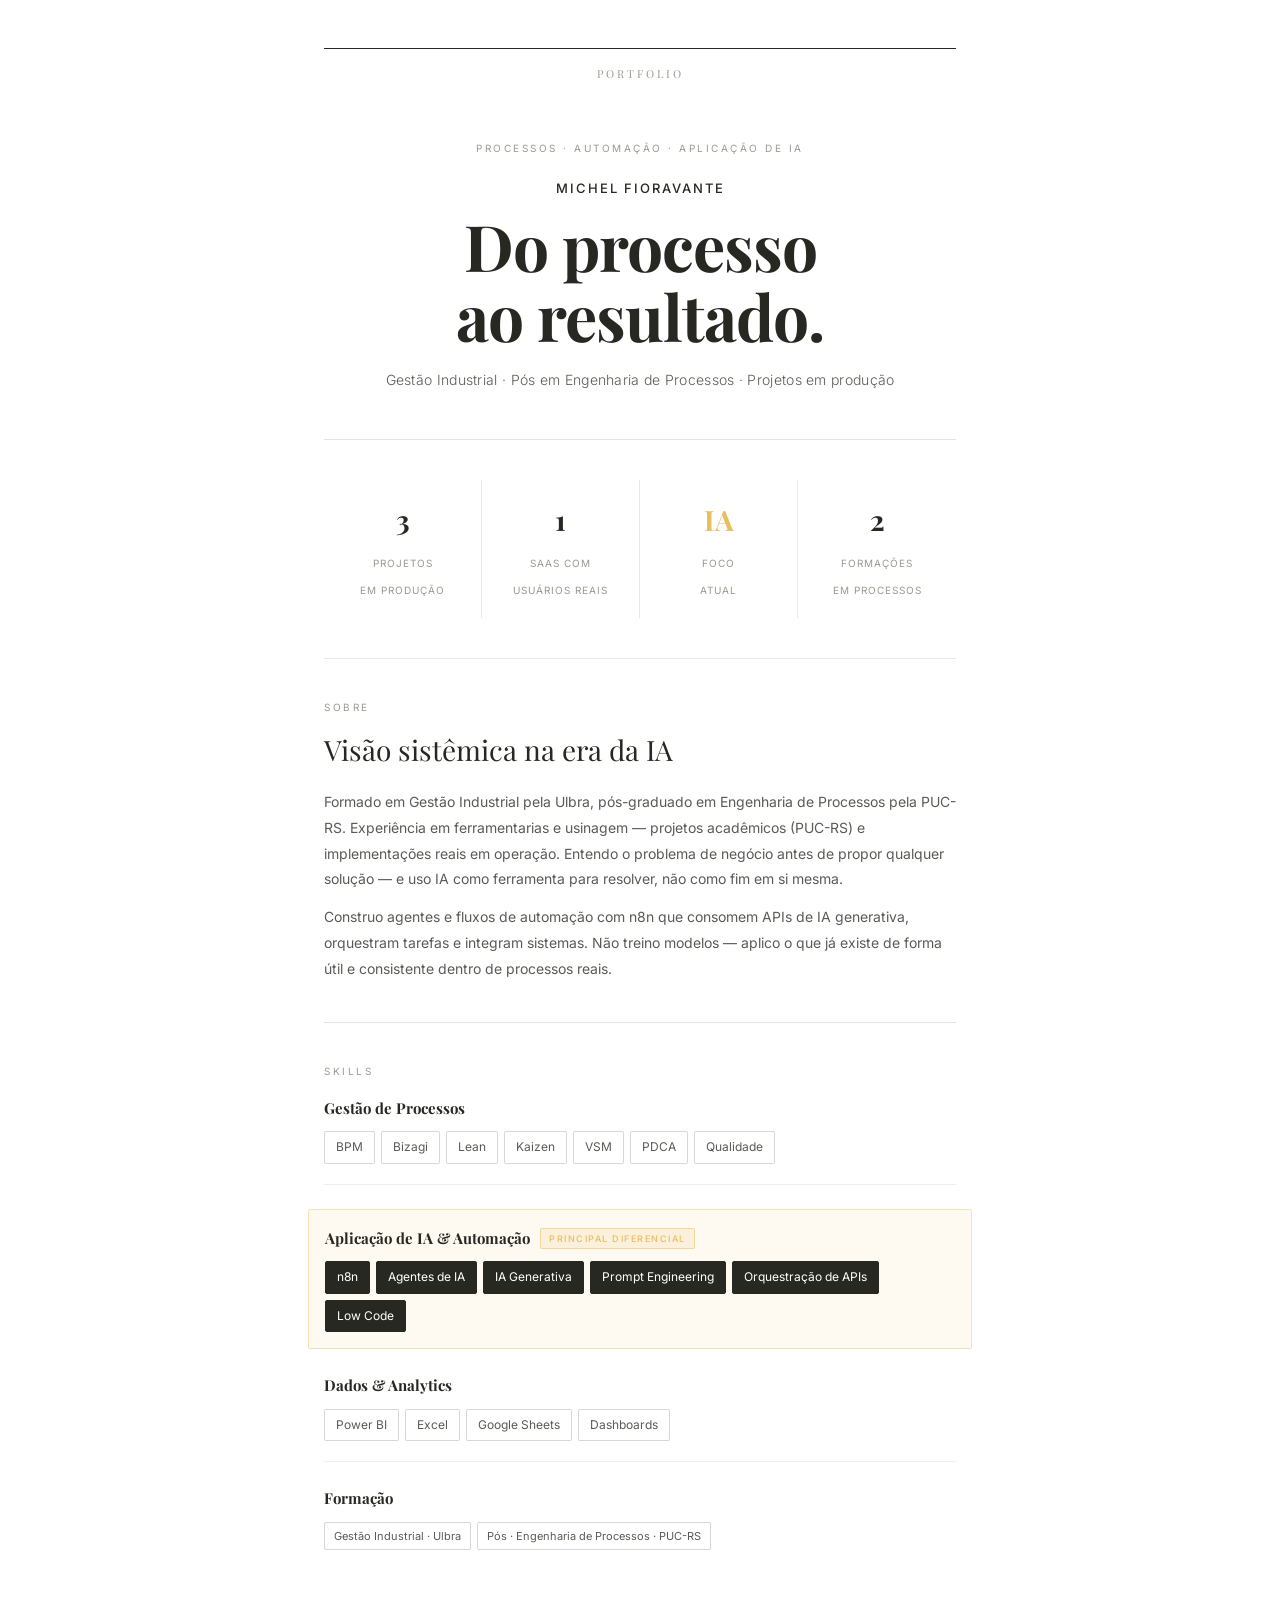
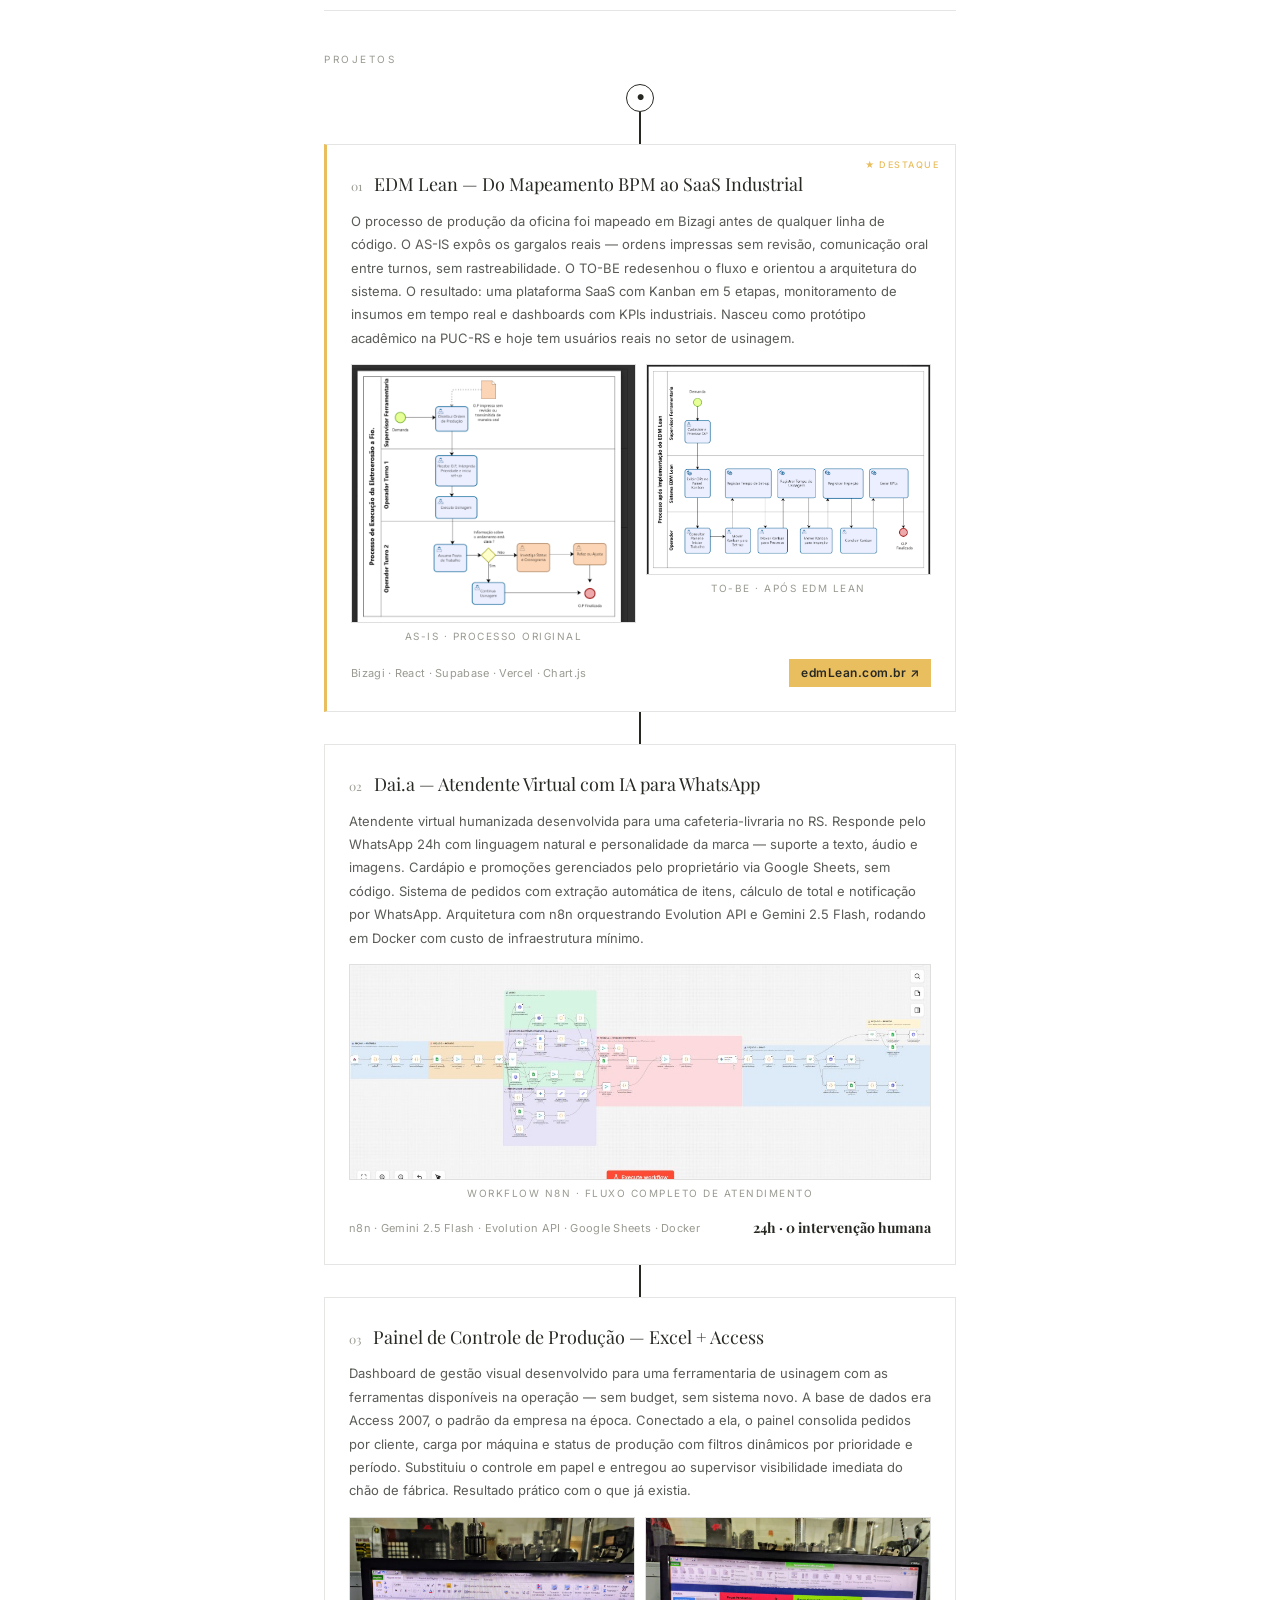
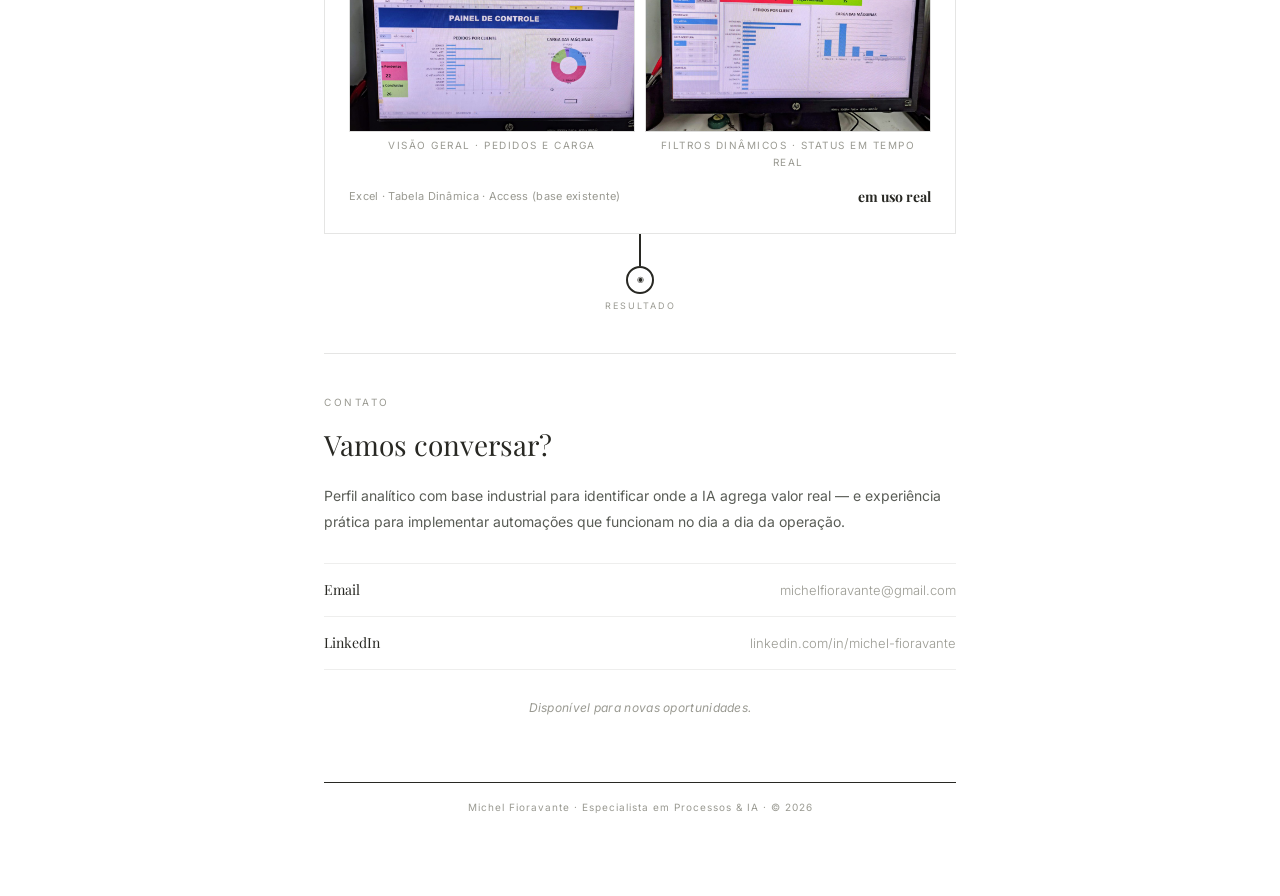
<file: Portifolio/index.html>
<!DOCTYPE html>
<html lang="pt-BR">
<head>
    <meta charset="UTF-8">
    <meta name="viewport" content="width=device-width, initial-scale=1.0">
    <title>Analista de IA & Processos</title>
    <meta name="description" content="Especialista em Processos, Automação & IA. Do processo ao resultado.">
    <link rel="preconnect" href="https://fonts.googleapis.com">
    <link rel="preconnect" href="https://fonts.gstatic.com" crossorigin>
    <link href="https://fonts.googleapis.com/css2?family=Playfair+Display:ital,wght@0,400;0,700;1,400&family=Inter:wght@300;400;500&display=swap" rel="stylesheet">
    <link rel="stylesheet" href="style.css">
</head>
<body>

    <div class="page">

        <!-- Header -->
        <header class="header">
            <div class="header-rule"></div>
            <p class="header-tag">Portfolio</p>
        </header>

        <!-- HERO -->
        <section class="hero">
            <p class="label">Processos · Automação · Aplicação de IA</p>
            <p class="hero-name">Michel Fioravante</p>
            <h1 class="hero-title">Do processo<br>ao resultado.</h1>
            <p class="hero-sub">Gestão Industrial · Pós em Engenharia de Processos · Projetos em produção</p>
        </section>

        <hr class="divider">

        <!-- KPIs -->
        <section class="kpis">
            <div class="kpi">
                <span class="kpi-number">3</span>
                <span class="kpi-label">projetos<br>em produção</span>
            </div>
            <div class="kpi">
                <span class="kpi-number">1</span>
                <span class="kpi-label">SaaS com<br>usuários reais</span>
            </div>
            <div class="kpi">
                <span class="kpi-number kpi-accent">IA</span>
                <span class="kpi-label">foco<br>atual</span>
            </div>
            <div class="kpi">
                <span class="kpi-number">2</span>
                <span class="kpi-label">formações<br>em processos</span>
            </div>
        </section>

        <hr class="divider">

        <!-- SOBRE -->
        <section class="sobre">
            <p class="section-label">Sobre</p>
            <h2 class="section-title">Visão sistêmica na era da IA</h2>
            <div class="sobre-content">
                <p>Formado em Gestão Industrial pela Ulbra, pós-graduado em Engenharia de Processos pela PUC-RS. Experiência em ferramentarias e usinagem — projetos acadêmicos (PUC-RS) e implementações reais em operação. Entendo o problema de negócio antes de propor qualquer solução — e uso IA como ferramenta para resolver, não como fim em si mesma.</p>
                <p>Construo agentes e fluxos de automação com n8n que consomem APIs de IA generativa, orquestram tarefas e integram sistemas. Não treino modelos — aplico o que já existe de forma útil e consistente dentro de processos reais.</p>
            </div>
        </section>

        <hr class="divider">

        <!-- SKILLS -->
        <section class="skills">
            <p class="section-label">Skills</p>

            <div class="skill-group">
                <h3 class="skill-heading">Gestão de Processos</h3>
                <div class="skill-chips">
                    <span class="chip">BPM</span><span class="chip">Bizagi</span><span class="chip">Lean</span><span class="chip">Kaizen</span><span class="chip">VSM</span><span class="chip">PDCA</span><span class="chip">Qualidade</span>
                </div>
            </div>

            <div class="skill-group skill-group--hi">
                <h3 class="skill-heading">Aplicação de IA & Automação <span class="skill-badge">principal diferencial</span></h3>
                <div class="skill-chips">
                    <span class="chip chip--hi">n8n</span><span class="chip chip--hi">Agentes de IA</span><span class="chip chip--hi">IA Generativa</span><span class="chip chip--hi">Prompt Engineering</span><span class="chip chip--hi">Orquestração de APIs</span><span class="chip chip--hi">Low Code</span>
                </div>
            </div>

            <div class="skill-group">
                <h3 class="skill-heading">Dados & Analytics</h3>
                <div class="skill-chips">
                    <span class="chip">Power BI</span><span class="chip">Excel</span><span class="chip">Google Sheets</span><span class="chip">Dashboards</span>
                </div>
            </div>

            <div class="skill-group">
                <h3 class="skill-heading">Formação</h3>
                <div class="skill-chips">
                    <span class="chip chip--sm">Gestão Industrial · Ulbra</span><span class="chip chip--sm">Pós · Engenharia de Processos · PUC-RS</span>
                </div>
            </div>
        </section>

        <hr class="divider">

        <!-- PROJETOS — BPMN style -->
        <section class="projetos">
            <p class="section-label">Projetos</p>

            <div class="bpmn-flow">

                <div class="bpmn-node bpmn-start">
                    <div class="bpmn-circle">●</div>
                </div>

                <div class="bpmn-line"></div>

                <div class="projeto projeto-highlight">
                    <span class="projeto-badge">★ destaque</span>
                    <div class="projeto-header">
                        <span class="projeto-num">01</span>
                        <h3 class="projeto-title">EDM Lean — Do Mapeamento BPM ao SaaS Industrial</h3>
                    </div>
                    <p class="projeto-desc">O processo de produção da oficina foi mapeado em Bizagi antes de qualquer linha de código. O AS-IS expôs os gargalos reais — ordens impressas sem revisão, comunicação oral entre turnos, sem rastreabilidade. O TO-BE redesenhou o fluxo e orientou a arquitetura do sistema. O resultado: uma plataforma SaaS com Kanban em 5 etapas, monitoramento de insumos em tempo real e dashboards com KPIs industriais. Nasceu como protótipo acadêmico na PUC-RS e hoje tem usuários reais no setor de usinagem.</p>

                    <div class="bpmn-gallery">
                        <figure class="bpmn-fig">
                            <img src="bpmn-as-is.png" alt="Diagrama AS-IS — processo original de eletroerosão a fio" />
                            <figcaption>AS-IS · processo original</figcaption>
                        </figure>
                        <figure class="bpmn-fig">
                            <img src="bpmn-to-be.png" alt="Diagrama TO-BE — processo após implementação do EDM Lean" />
                            <figcaption>TO-BE · após EDM Lean</figcaption>
                        </figure>
                    </div>

                    <div class="projeto-footer">
                        <span class="projeto-stack">Bizagi · React · Supabase · Vercel · Chart.js</span>
                        <a href="https://www.edmlean.com.br" target="_blank" class="projeto-result projeto-link">edmLean.com.br ↗</a>
                    </div>
                </div>

                <div class="bpmn-line"></div>

                <div class="projeto">
                    <div class="projeto-header">
                        <span class="projeto-num">02</span>
                        <h3 class="projeto-title">Dai.a — Atendente Virtual com IA para WhatsApp</h3>
                    </div>
                    <p class="projeto-desc">Atendente virtual humanizada desenvolvida para uma cafeteria-livraria no RS. Responde pelo WhatsApp 24h com linguagem natural e personalidade da marca — suporte a texto, áudio e imagens. Cardápio e promoções gerenciados pelo proprietário via Google Sheets, sem código. Sistema de pedidos com extração automática de itens, cálculo de total e notificação por WhatsApp. Arquitetura com n8n orquestrando Evolution API e Gemini 2.5 Flash, rodando em Docker com custo de infraestrutura mínimo.</p>

                    <figure class="bpmn-fig workflow-fig">
                        <img src="daia-workflow.png" alt="Workflow n8n do Dai.a — fluxo completo de atendimento via WhatsApp" />
                        <figcaption>Workflow n8n · fluxo completo de atendimento</figcaption>
                    </figure>

                    <div class="projeto-footer">
                        <span class="projeto-stack">n8n · Gemini 2.5 Flash · Evolution API · Google Sheets · Docker</span>
                        <span class="projeto-result">24h · 0 intervenção humana</span>
                    </div>
                </div>

                <div class="bpmn-line"></div>

                <div class="projeto">
                    <div class="projeto-header">
                        <span class="projeto-num">03</span>
                        <h3 class="projeto-title">Painel de Controle de Produção — Excel + Access</h3>
                    </div>
                    <p class="projeto-desc">Dashboard de gestão visual desenvolvido para uma ferramentaria de usinagem com as ferramentas disponíveis na operação — sem budget, sem sistema novo. A base de dados era Access 2007, o padrão da empresa na época. Conectado a ela, o painel consolida pedidos por cliente, carga por máquina e status de produção com filtros dinâmicos por prioridade e período. Substituiu o controle em papel e entregou ao supervisor visibilidade imediata do chão de fábrica. Resultado prático com o que já existia.</p>

                    <div class="bpmn-gallery">
                        <figure class="bpmn-fig">
                            <img src="dashboard-excel-1.png" alt="Painel de Controle — visão geral com pedidos e carga de máquinas" />
                            <figcaption>visão geral · pedidos e carga</figcaption>
                        </figure>
                        <figure class="bpmn-fig">
                            <img src="dashboard-excel-2.png" alt="Painel de Controle — filtros dinâmicos e status em tempo real" />
                            <figcaption>filtros dinâmicos · status em tempo real</figcaption>
                        </figure>
                    </div>

                    <div class="projeto-footer">
                        <span class="projeto-stack">Excel · Tabela Dinâmica · Access (base existente)</span>
                        <span class="projeto-result">em uso real</span>
                    </div>
                </div>

                <div class="bpmn-line"></div>

                <div class="bpmn-node bpmn-end">
                    <div class="bpmn-circle bpmn-circle-end">◉</div>
                    <span class="bpmn-end-label">resultado</span>
                </div>

            </div>
        </section>

        <hr class="divider">

        <!-- CONTATO -->
        <section class="contato">
            <p class="section-label">Contato</p>
            <h2 class="section-title">Vamos conversar?</h2>
            <p class="contato-desc">Perfil analítico com base industrial para identificar onde a IA agrega valor real — e experiência prática para implementar automações que funcionam no dia a dia da operação.</p>

            <div class="contato-links">
                <a href="mailto:michelfioravante@gmail.com" class="contato-item">
                    <span class="contato-key">Email</span>
                    <span class="contato-val">michelfioravante@gmail.com</span>
                </a>
                <a href="https://www.linkedin.com/in/michel-fioravante/" target="_blank" class="contato-item">
                    <span class="contato-key">LinkedIn</span>
                    <span class="contato-val">linkedin.com/in/michel-fioravante</span>
                </a>
            </div>

            <p class="disponivel">Disponível para novas oportunidades.</p>
        </section>

        <!-- Footer -->
        <footer class="footer">
            <div class="header-rule"></div>
            <p>Michel Fioravante · Especialista em Processos & IA · © 2026</p>
        </footer>

    </div>

    <script src="script.js"></script>
</body>
</html>
</file>
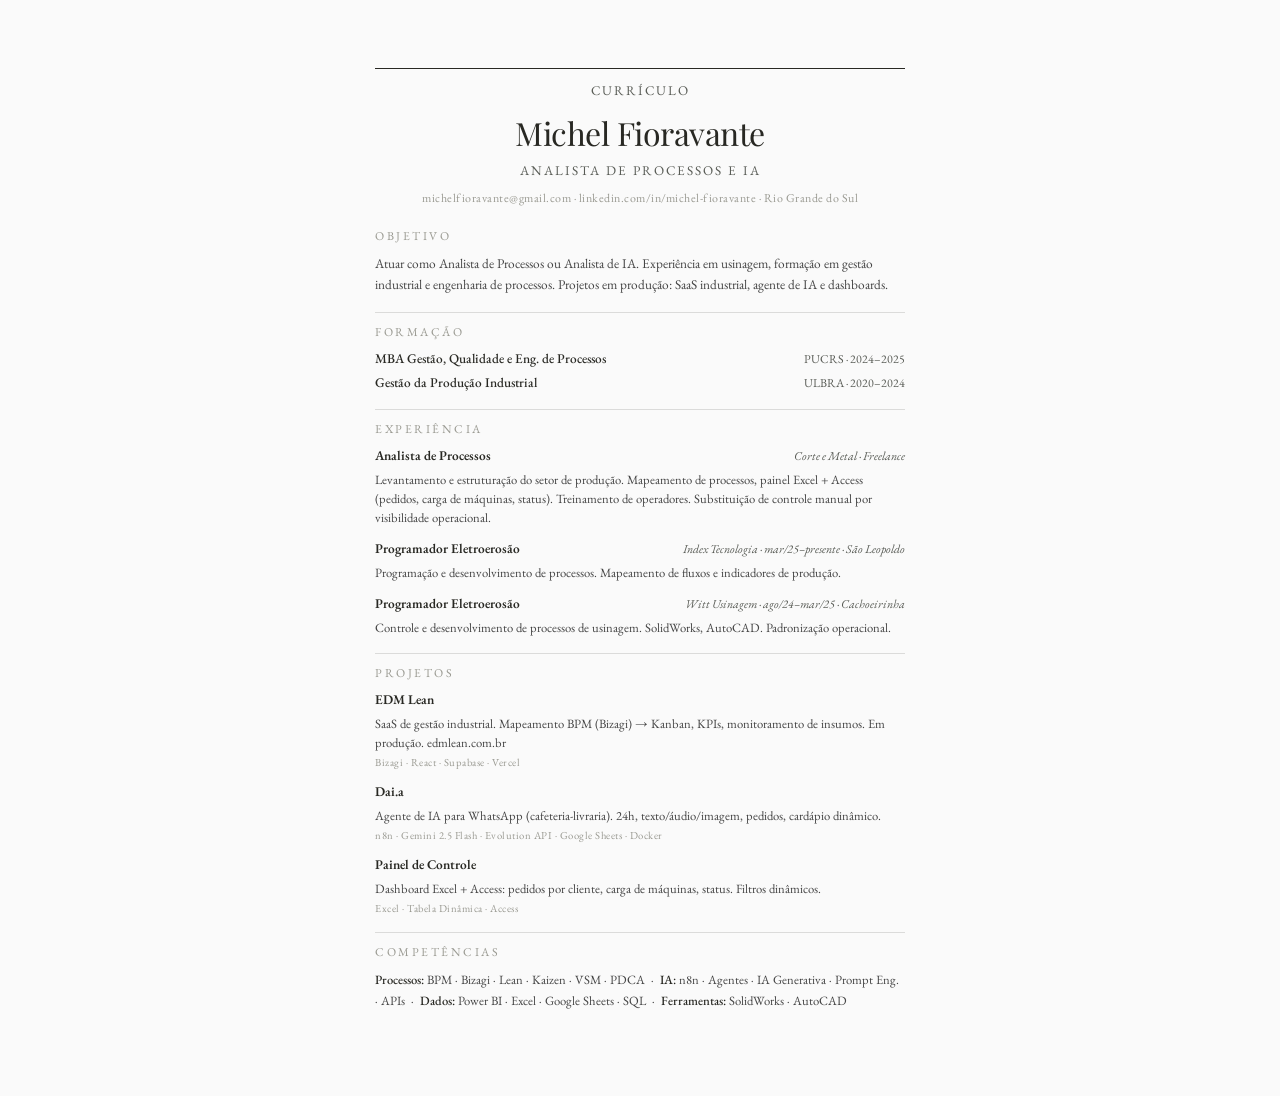
<file: Portifolio/curriculo-michel-fioravante.html>
<!DOCTYPE html>
<html lang="pt-BR">
<head>
    <meta charset="UTF-8">
    <meta name="viewport" content="width=device-width, initial-scale=1.0">
    <title>Currículo — Michel Fioravante</title>
    <link rel="preconnect" href="https://fonts.googleapis.com">
    <link rel="preconnect" href="https://fonts.gstatic.com" crossorigin>
    <link href="https://fonts.googleapis.com/css2?family=Playfair+Display:wght@400;600;700&family=EB+Garamond:ital,wght@0,400;0,500;0,600;1,400&display=swap" rel="stylesheet">
    <style>
        * { margin: 0; padding: 0; box-sizing: border-box; }
        body {
            font-family: 'EB Garamond', Georgia, serif;
            font-size: 10pt;
            line-height: 1.5;
            color: #282823;
            background: #FAFAFA;
            max-width: 180mm;
            margin: 0 auto;
            padding: 18mm 20mm;
        }
        .masthead {
            text-align: center;
            margin-bottom: 20px;
        }
        .masthead .rule {
            height: 1px;
            background: #282823;
            margin-bottom: 12px;
        }
        .masthead h1 {
            font-family: 'Playfair Display', Georgia, serif;
            font-size: 24pt;
            font-weight: 400;
            letter-spacing: -0.5px;
            margin-bottom: 4px;
        }
        .masthead .tagline {
            font-size: 10pt;
            letter-spacing: 2px;
            text-transform: uppercase;
            color: #595C56;
            margin-bottom: 8px;
        }
        .masthead .contact {
            font-size: 9pt;
            color: #9a9a92;
            letter-spacing: 0.5px;
        }
        .section {
            margin-bottom: 16px;
        }
        .section .rule {
            height: 1px;
            background: #282823;
            opacity: 0.15;
            margin: 12px 0 10px;
        }
        .section-label {
            font-size: 9pt;
            letter-spacing: 2.5px;
            text-transform: uppercase;
            color: #9a9a92;
            margin-bottom: 8px;
        }
        .section-title {
            font-family: 'Playfair Display', Georgia, serif;
            font-size: 12pt;
            font-weight: 600;
            margin-bottom: 8px;
        }
        .objective {
            font-size: 10pt;
            line-height: 1.6;
            color: #444;
        }
        .edu-row {
            display: flex;
            justify-content: space-between;
            align-items: baseline;
            margin-bottom: 4px;
        }
        .edu-degree { font-weight: 500; }
        .edu-meta { font-size: 9pt; color: #595C56; }
        .entry {
            margin-bottom: 12px;
        }
        .entry-header {
            display: flex;
            justify-content: space-between;
            align-items: baseline;
            flex-wrap: wrap;
            gap: 4px;
        }
        .entry-title { font-weight: 600; font-size: 10pt; }
        .entry-meta { font-size: 9pt; color: #595C56; font-style: italic; }
        .entry-desc {
            font-size: 9.5pt;
            line-height: 1.5;
            color: #444;
            margin-top: 4px;
        }
        .project .entry-desc { margin-bottom: 2px; }
        .project-stack { font-size: 8pt; color: #9a9a92; letter-spacing: 0.5px; }
        .skills-block {
            font-size: 9.5pt;
            line-height: 1.7;
            color: #444;
        }
        .skills-block strong { color: #282823; font-weight: 500; }
        @media print {
            body { background: white; padding: 12mm; }
        }
    </style>
</head>
<body>

<div class="masthead">
    <div class="rule"></div>
    <p class="tagline">Currículo</p>
    <h1>Michel Fioravante</h1>
    <p class="tagline">Analista de Processos e IA</p>
    <p class="contact">michelfioravante@gmail.com · linkedin.com/in/michel-fioravante · Rio Grande do Sul</p>
</div>

<div class="section">
    <p class="section-label">Objetivo</p>
    <p class="objective">Atuar como Analista de Processos ou Analista de IA. Experiência em usinagem, formação em gestão industrial e engenharia de processos. Projetos em produção: SaaS industrial, agente de IA e dashboards.</p>
</div>

<div class="section">
    <div class="rule"></div>
    <p class="section-label">Formação</p>
    <div class="edu-row">
        <span class="edu-degree">MBA Gestão, Qualidade e Eng. de Processos</span>
        <span class="edu-meta">PUCRS · 2024–2025</span>
    </div>
    <div class="edu-row">
        <span class="edu-degree">Gestão da Produção Industrial</span>
        <span class="edu-meta">ULBRA · 2020–2024</span>
    </div>
</div>

<div class="section">
    <div class="rule"></div>
    <p class="section-label">Experiência</p>

    <div class="entry">
        <div class="entry-header">
            <span class="entry-title">Analista de Processos</span>
            <span class="entry-meta">Corte e Metal · Freelance</span>
        </div>
        <p class="entry-desc">Levantamento e estruturação do setor de produção. Mapeamento de processos, painel Excel + Access (pedidos, carga de máquinas, status). Treinamento de operadores. Substituição de controle manual por visibilidade operacional.</p>
    </div>

    <div class="entry">
        <div class="entry-header">
            <span class="entry-title">Programador Eletroerosão</span>
            <span class="entry-meta">Index Tecnologia · mar/25–presente · São Leopoldo</span>
        </div>
        <p class="entry-desc">Programação e desenvolvimento de processos. Mapeamento de fluxos e indicadores de produção.</p>
    </div>

    <div class="entry">
        <div class="entry-header">
            <span class="entry-title">Programador Eletroerosão</span>
            <span class="entry-meta">Witt Usinagem · ago/24–mar/25 · Cachoeirinha</span>
        </div>
        <p class="entry-desc">Controle e desenvolvimento de processos de usinagem. SolidWorks, AutoCAD. Padronização operacional.</p>
    </div>
</div>

<div class="section">
    <div class="rule"></div>
    <p class="section-label">Projetos</p>

    <div class="entry project">
        <div class="entry-header">
            <span class="entry-title">EDM Lean</span>
        </div>
        <p class="entry-desc">SaaS de gestão industrial. Mapeamento BPM (Bizagi) → Kanban, KPIs, monitoramento de insumos. Em produção. edmlean.com.br</p>
        <p class="project-stack">Bizagi · React · Supabase · Vercel</p>
    </div>

    <div class="entry project">
        <div class="entry-header">
            <span class="entry-title">Dai.a</span>
        </div>
        <p class="entry-desc">Agente de IA para WhatsApp (cafeteria-livraria). 24h, texto/áudio/imagem, pedidos, cardápio dinâmico.</p>
        <p class="project-stack">n8n · Gemini 2.5 Flash · Evolution API · Google Sheets · Docker</p>
    </div>

    <div class="entry project">
        <div class="entry-header">
            <span class="entry-title">Painel de Controle</span>
        </div>
        <p class="entry-desc">Dashboard Excel + Access: pedidos por cliente, carga de máquinas, status. Filtros dinâmicos.</p>
        <p class="project-stack">Excel · Tabela Dinâmica · Access</p>
    </div>
</div>

<div class="section">
    <div class="rule"></div>
    <p class="section-label">Competências</p>
    <p class="skills-block">
        <strong>Processos:</strong> BPM · Bizagi · Lean · Kaizen · VSM · PDCA &nbsp;·&nbsp;
        <strong>IA:</strong> n8n · Agentes · IA Generativa · Prompt Eng. · APIs &nbsp;·&nbsp;
        <strong>Dados:</strong> Power BI · Excel · Google Sheets · SQL &nbsp;·&nbsp;
        <strong>Ferramentas:</strong> SolidWorks · AutoCAD
    </p>
</div>

</body>
</html>
</file>
<file: Portifolio/style.css>
/* ============================================
   PORTFOLIO — PAPER / EDITORIAL STYLE
   Inspiração: New Yorker, layout limpo, serif
   Paleta: Charcoal #282823, Ebony #595C56,
           Sunray #E9BE5F, Blond #F5E8B6
   ============================================ */

:root {
    --charcoal: #282823;
    --ebony: #595C56;
    --sunray: #E9BE5F;
    --blond: #F5E8B6;
    --white: #FFFFFF;
    --paper: #FAFAFA;
    --text: #282823;
    --text-light: #595C56;
    --text-muted: #9a9a92;
    --rule: #282823;
}

*, *::before, *::after {
    margin: 0;
    padding: 0;
    box-sizing: border-box;
}

html {
    font-size: 16px;
    scroll-behavior: smooth;
}

body {
    font-family: 'Inter', -apple-system, BlinkMacSystemFont, sans-serif;
    background: var(--white);
    color: var(--text);
    line-height: 1.7;
    -webkit-font-smoothing: antialiased;
}

/* ===== PAGE ===== */
.page {
    max-width: 680px;
    margin: 0 auto;
    padding: 48px 24px 80px;
}

/* ===== HEADER ===== */
.header {
    text-align: center;
    margin-bottom: 56px;
}

.header-rule {
    height: 1px;
    background: var(--charcoal);
    margin-bottom: 16px;
}

.header-tag {
    font-family: 'Playfair Display', Georgia, serif;
    font-size: 11px;
    letter-spacing: 3px;
    text-transform: uppercase;
    color: var(--text-muted);
}

/* ===== HERO ===== */
.hero {
    text-align: center;
    margin-bottom: 48px;
}

.label {
    font-size: 10px;
    letter-spacing: 2.5px;
    text-transform: uppercase;
    color: var(--text-muted);
    margin-bottom: 20px;
}

.hero-name {
    font-family: 'Inter', sans-serif;
    font-size: 13px;
    font-weight: 500;
    letter-spacing: 2px;
    text-transform: uppercase;
    color: var(--charcoal);
    margin-bottom: 12px;
}

.hero-title {
    font-family: 'Playfair Display', Georgia, serif;
    font-size: 64px;
    font-weight: 700;
    line-height: 1.1;
    color: var(--charcoal);
    margin-bottom: 16px;
    letter-spacing: -1px;
}

.hero-sub {
    font-size: 14px;
    color: var(--text-light);
    font-weight: 300;
    letter-spacing: 0.3px;
}

/* ===== DIVIDER ===== */
.divider {
    border: none;
    height: 1px;
    background: var(--charcoal);
    opacity: 0.12;
    margin: 40px 0;
}

/* ===== KPIs ===== */
.kpis {
    display: grid;
    grid-template-columns: repeat(4, 1fr);
    gap: 0;
    text-align: center;
}

.kpi {
    padding: 16px 8px;
    border-right: 1px solid rgba(40, 40, 35, 0.1);
}

.kpi:last-child {
    border-right: none;
}

.kpi-number {
    display: block;
    font-family: 'Playfair Display', Georgia, serif;
    font-size: 28px;
    font-weight: 700;
    color: var(--charcoal);
    margin-bottom: 4px;
}

.kpi-accent {
    color: var(--sunray);
}

.kpi-label {
    font-size: 10px;
    text-transform: uppercase;
    letter-spacing: 1px;
    color: var(--text-muted);
    line-height: 1.5;
}

/* ===== SECTION COMMON ===== */
.section-label {
    font-size: 10px;
    letter-spacing: 2.5px;
    text-transform: uppercase;
    color: var(--text-muted);
    margin-bottom: 16px;
}

.section-title {
    font-family: 'Playfair Display', Georgia, serif;
    font-size: 28px;
    font-weight: 400;
    color: var(--charcoal);
    margin-bottom: 20px;
    line-height: 1.3;
}

/* ===== SOBRE ===== */
.sobre-content p {
    font-size: 14px;
    line-height: 1.85;
    color: var(--text-light);
    margin-bottom: 12px;
    font-weight: 400;
}

.quote {
    font-family: 'Playfair Display', Georgia, serif;
    font-size: 20px;
    font-style: italic;
    color: var(--charcoal);
    margin-top: 28px;
    padding-left: 20px;
    border-left: 2px solid var(--sunray);
    line-height: 1.5;
}

/* ===== SKILLS ===== */
.skill-group {
    margin-bottom: 24px;
    padding-bottom: 20px;
    border-bottom: 1px solid rgba(40,40,35,.07);
}

.skill-group:last-child {
    margin-bottom: 0;
    border-bottom: none;
}

.skill-group--hi {
    background: rgba(233,190,95,.08);
    border: 1px solid rgba(233,190,95,.4);
    border-radius: 2px;
    padding: 16px;
    margin-left: -16px;
    margin-right: -16px;
}

.skill-heading {
    font-family: 'Playfair Display', Georgia, serif;
    font-size: 15px;
    font-weight: 700;
    color: var(--charcoal);
    margin-bottom: 10px;
    display: flex;
    align-items: center;
    gap: 10px;
    flex-wrap: wrap;
}

.skill-badge {
    font-family: 'Inter', sans-serif;
    font-size: 9px;
    font-weight: 500;
    letter-spacing: 1.5px;
    text-transform: uppercase;
    color: var(--sunray);
    background: rgba(233,190,95,.15);
    padding: 2px 8px;
    border: 1px solid rgba(233,190,95,.5);
    border-radius: 2px;
}

.skill-chips {
    display: flex;
    flex-wrap: wrap;
    gap: 6px;
}

.chip {
    display: inline-block;
    padding: 5px 11px;
    border: 1px solid rgba(40,40,35,.18);
    font-size: 12px;
    color: var(--text-light);
    background: var(--white);
    border-radius: 2px;
    transition: all .2s ease;
    cursor: default;
}

.chip:hover {
    background: var(--charcoal);
    color: var(--white);
    border-color: var(--charcoal);
}

.chip--hi {
    background: var(--charcoal);
    color: var(--white);
    border-color: var(--charcoal);
}

.chip--hi:hover {
    background: var(--sunray);
    color: var(--charcoal);
    border-color: var(--sunray);
}

.chip--sm {
    font-size: 11px;
    padding: 4px 9px;
}

/* ===== BPMN FLOW / PROJETOS ===== */
.bpmn-flow {
    display: flex;
    flex-direction: column;
    align-items: center;
    position: relative;
}

.bpmn-node {
    display: flex;
    flex-direction: column;
    align-items: center;
    gap: 4px;
}

.bpmn-circle {
    width: 28px;
    height: 28px;
    border: 1.5px solid var(--charcoal);
    border-radius: 50%;
    display: flex;
    align-items: center;
    justify-content: center;
    font-size: 8px;
    color: var(--charcoal);
    background: var(--white);
}

.bpmn-circle-end {
    border-width: 2.5px;
}

.bpmn-end-label {
    font-size: 9px;
    letter-spacing: 2px;
    text-transform: uppercase;
    color: var(--text-muted);
}

.bpmn-line {
    width: 2px;
    height: 32px;
    background: var(--charcoal);
    opacity: 0.5;
}

/* Projeto cards */
.projeto {
    width: 100%;
    border: 1px solid rgba(40, 40, 35, 0.12);
    padding: 24px;
    position: relative;
    background: var(--white);
    transition: border-color 0.3s ease;
}

.projeto:hover {
    border-color: rgba(40, 40, 35, 0.3);
}

.projeto-highlight {
    border-left: 3px solid var(--sunray);
}

.projeto-badge {
    position: absolute;
    top: 12px;
    right: 16px;
    font-size: 9px;
    letter-spacing: 1.5px;
    text-transform: uppercase;
    color: var(--sunray);
    font-weight: 500;
}

.projeto-header {
    display: flex;
    align-items: baseline;
    gap: 12px;
    margin-bottom: 10px;
}

.projeto-num {
    font-family: 'Playfair Display', Georgia, serif;
    font-size: 12px;
    color: var(--text-muted);
    font-weight: 400;
}

.projeto-title {
    font-family: 'Playfair Display', Georgia, serif;
    font-size: 18px;
    font-weight: 400;
    color: var(--charcoal);
}

.projeto-desc {
    font-size: 13px;
    line-height: 1.8;
    color: var(--text-light);
    font-weight: 400;
    margin-bottom: 14px;
}

.projeto-footer {
    display: flex;
    justify-content: space-between;
    align-items: center;
    flex-wrap: wrap;
    gap: 8px;
}

.projeto-stack {
    font-size: 11px;
    color: var(--text-muted);
    letter-spacing: 0.3px;
}

.projeto-result {
    font-family: 'Playfair Display', Georgia, serif;
    font-size: 14px;
    font-weight: 700;
    color: var(--charcoal);
}

.projeto-link {
    color: var(--charcoal);
    text-decoration: none;
    background: var(--sunray);
    padding: 4px 12px;
    font-family: 'Inter', sans-serif;
    font-size: 12px;
    font-weight: 600;
    letter-spacing: .5px;
    transition: background .2s, color .2s;
}

.projeto-link:hover {
    background: var(--charcoal);
    color: var(--sunray);
}

/* ===== BPMN GALLERY ===== */
.bpmn-gallery {
    display: grid;
    grid-template-columns: 1fr 1fr;
    gap: 10px;
    margin: 14px 0;
}

.bpmn-fig {
    display: flex;
    flex-direction: column;
    gap: 5px;
}

.bpmn-fig img {
    width: 100%;
    border: 1px solid rgba(40,40,35,.15);
    display: block;
    transition: border-color .2s;
    cursor: zoom-in;
}

.bpmn-fig img:hover {
    border-color: var(--sunray);
}

.workflow-fig {
    margin: 14px 0;
}

.workflow-fig img {
    width: 100%;
    border: 1px solid rgba(40,40,35,.15);
    display: block;
    transition: border-color .2s;
    cursor: zoom-in;
}

.workflow-fig img:hover {
    border-color: var(--sunray);
}

.bpmn-fig figcaption,
.workflow-fig figcaption {
    font-size: 10px;
    text-transform: uppercase;
    letter-spacing: 1.5px;
    color: var(--text-muted);
    text-align: center;
}

/* Lightbox simples */
.lightbox {
    position: fixed;
    inset: 0;
    background: rgba(0,0,0,.88);
    display: flex;
    align-items: center;
    justify-content: center;
    z-index: 1000;
    cursor: zoom-out;
    padding: 24px;
}

.lightbox img {
    max-width: 100%;
    max-height: 90vh;
    box-shadow: 0 8px 40px rgba(0,0,0,.5);
}

/* ===== CONTATO ===== */
.contato-desc {
    font-size: 14px;
    line-height: 1.85;
    color: var(--text-light);
    font-weight: 400;
    margin-bottom: 28px;
}

.contato-links {
    display: flex;
    flex-direction: column;
    gap: 0;
}

.contato-item {
    display: flex;
    justify-content: space-between;
    align-items: center;
    padding: 14px 0;
    border-bottom: 1px solid rgba(40, 40, 35, 0.08);
    text-decoration: none;
    color: inherit;
    transition: padding-left 0.3s ease;
}

.contato-item:first-child {
    border-top: 1px solid rgba(40, 40, 35, 0.08);
}

.contato-item:hover {
    padding-left: 8px;
}

.contato-key {
    font-family: 'Playfair Display', Georgia, serif;
    font-size: 14px;
    font-weight: 400;
    color: var(--charcoal);
}

.contato-val {
    font-size: 13px;
    color: var(--text-muted);
    font-weight: 300;
}

.disponivel {
    margin-top: 28px;
    font-size: 12px;
    color: var(--text-muted);
    font-style: italic;
    text-align: center;
    letter-spacing: 0.3px;
}

/* ===== FOOTER ===== */
.footer {
    margin-top: 64px;
    text-align: center;
}

.footer p {
    font-size: 10px;
    color: var(--text-muted);
    letter-spacing: 1px;
    margin-top: 12px;
}

/* ===== RESPONSIVE ===== */
@media (max-width: 560px) {
    .page {
        padding: 32px 18px 60px;
    }

    .hero-title {
        font-size: 42px;
    }

    .kpis {
        grid-template-columns: repeat(2, 1fr);
    }

    .kpi {
        border-bottom: 1px solid rgba(40, 40, 35, 0.1);
        padding: 14px 8px;
    }

    .kpi:nth-child(2) {
        border-right: none;
    }

    .kpi:nth-child(3),
    .kpi:nth-child(4) {
        border-bottom: none;
    }

    .section-title {
        font-size: 24px;
    }

    .quote {
        font-size: 17px;
    }

    .projeto-header {
        flex-direction: column;
        gap: 4px;
    }

    .projeto-footer {
        flex-direction: column;
        align-items: flex-start;
    }
}
</file>
